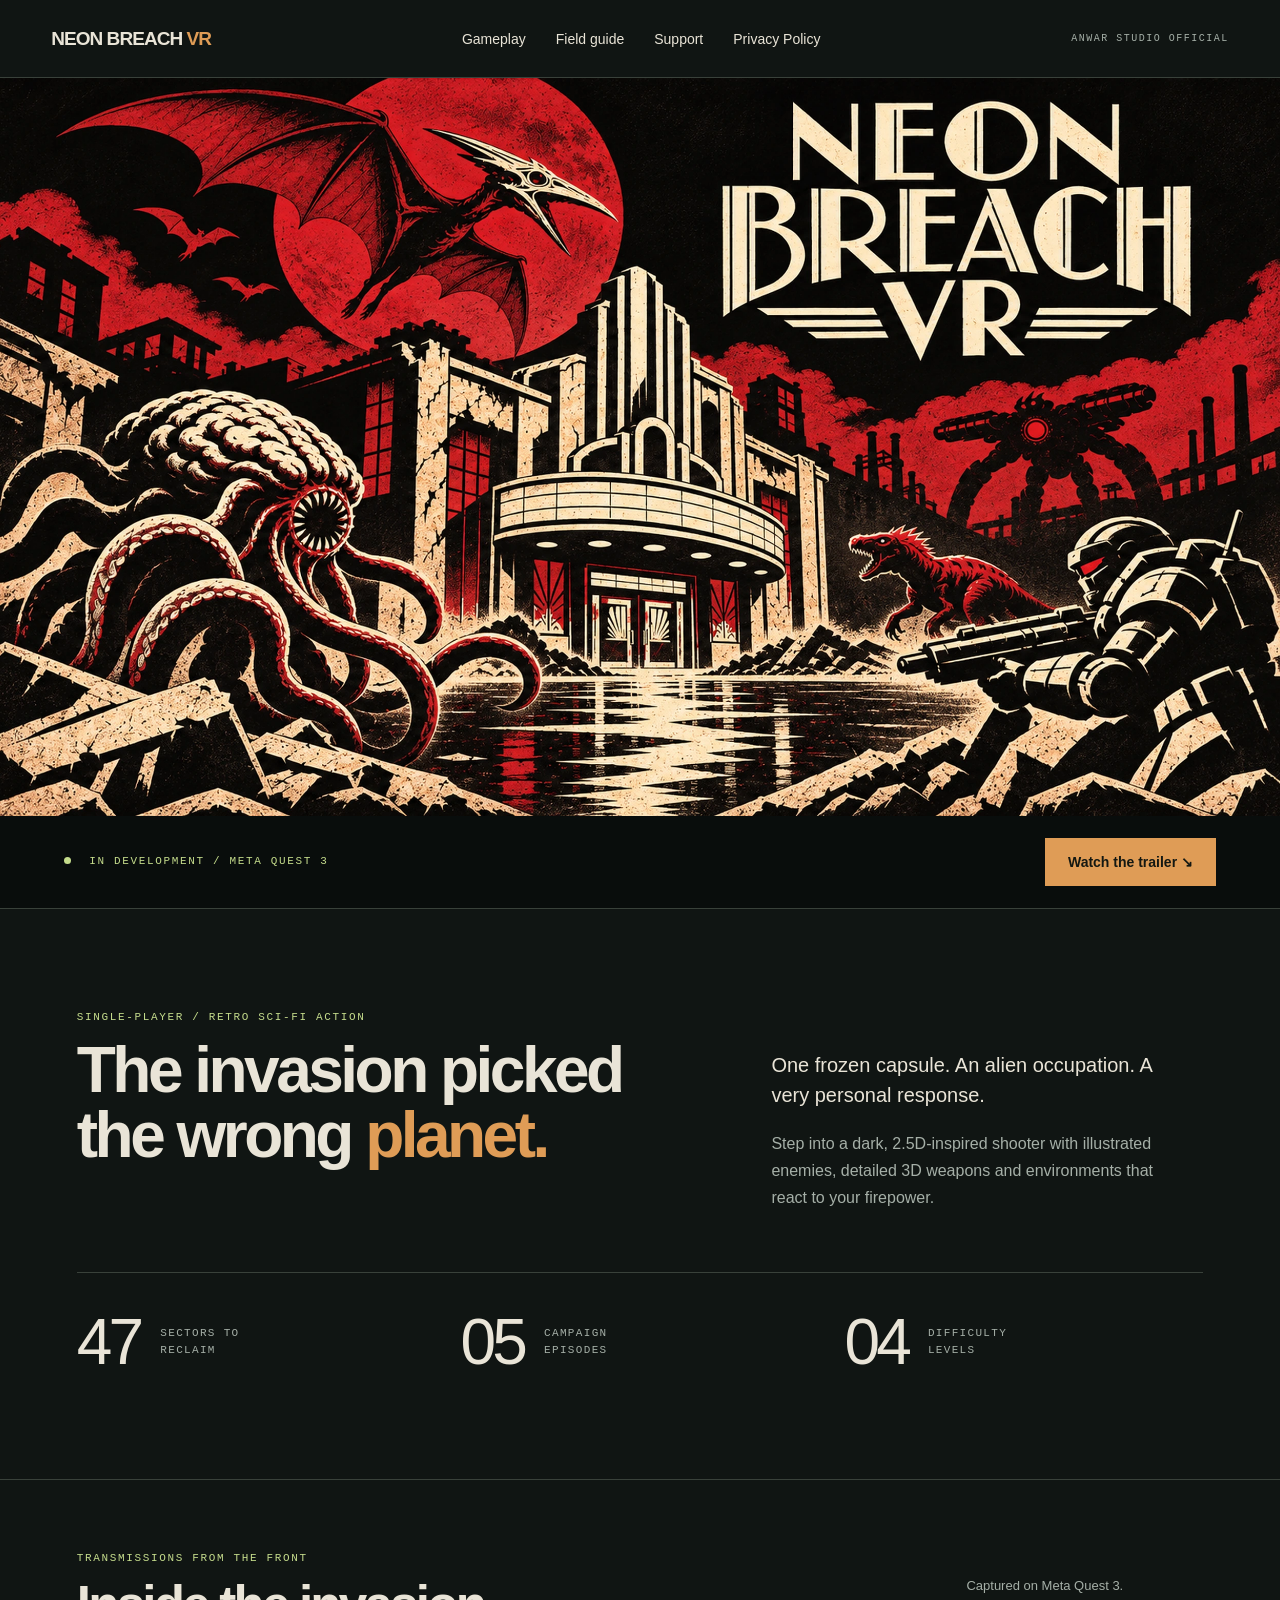
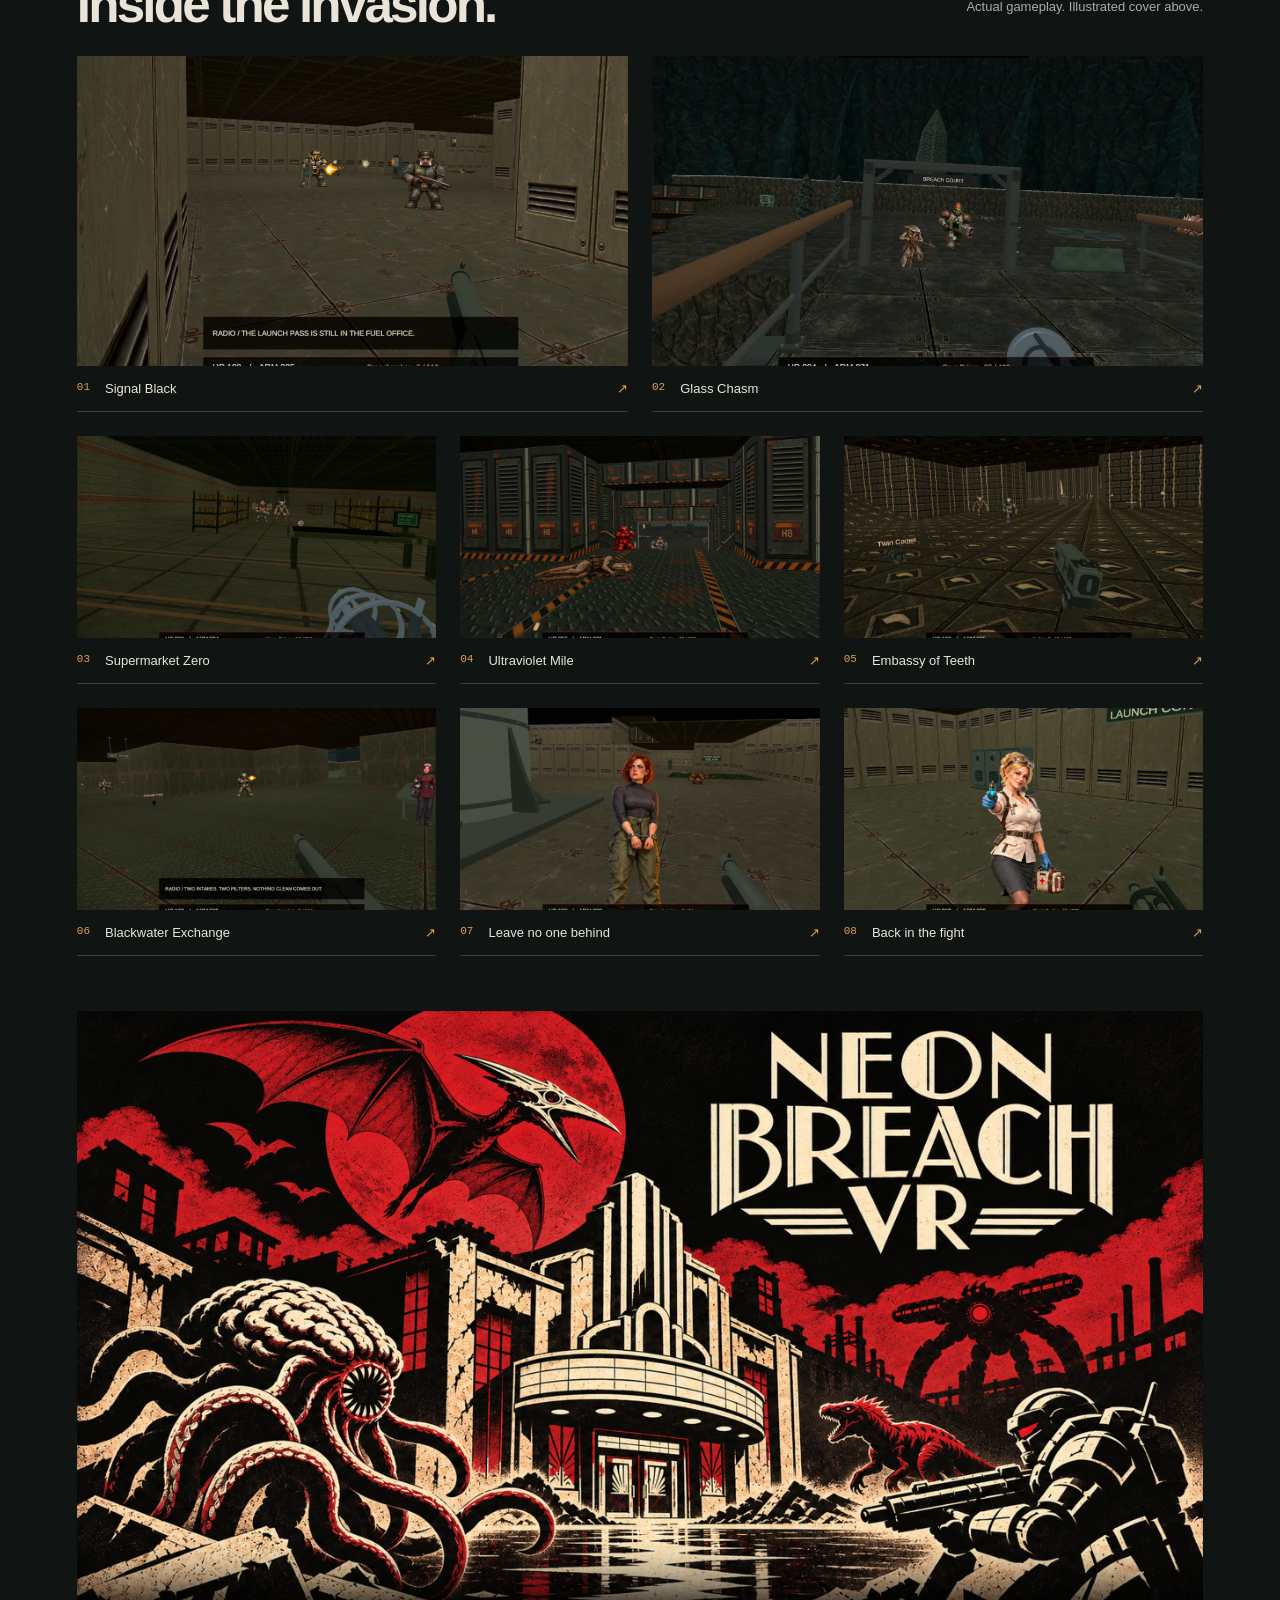
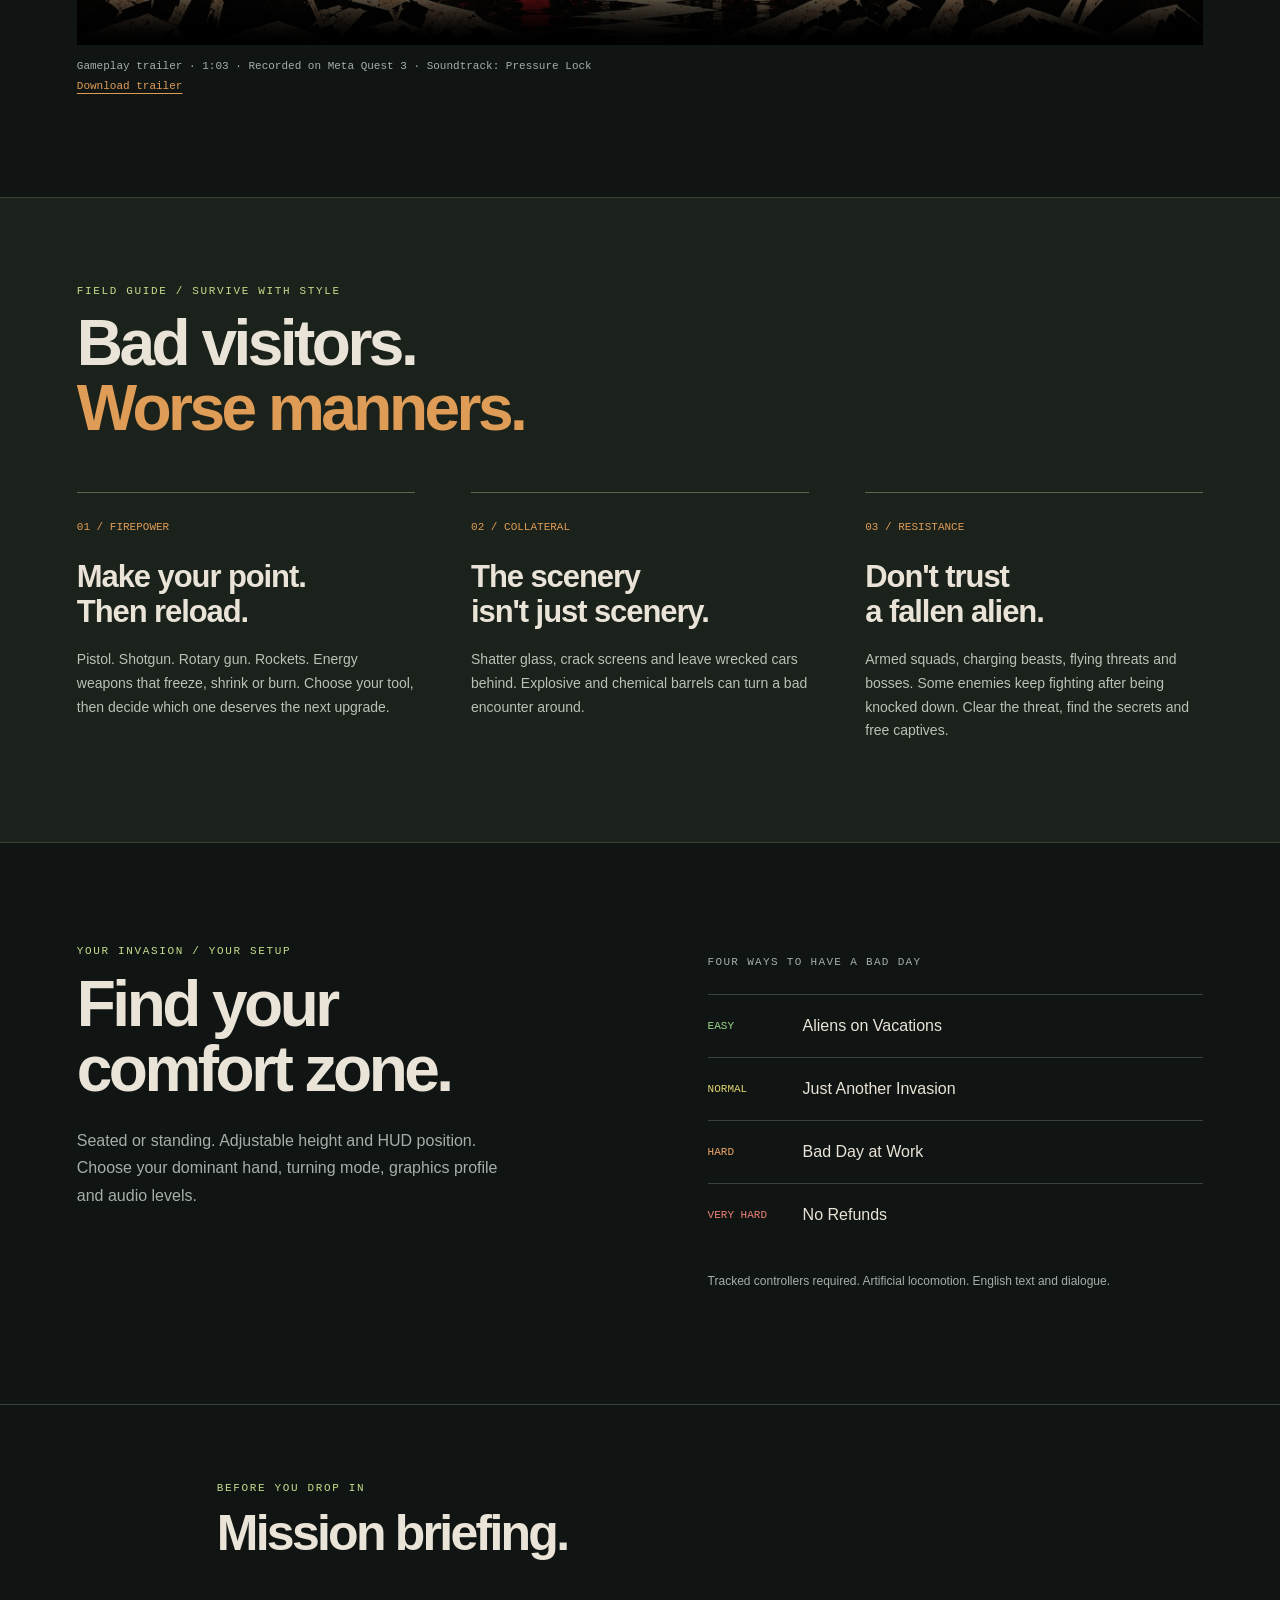
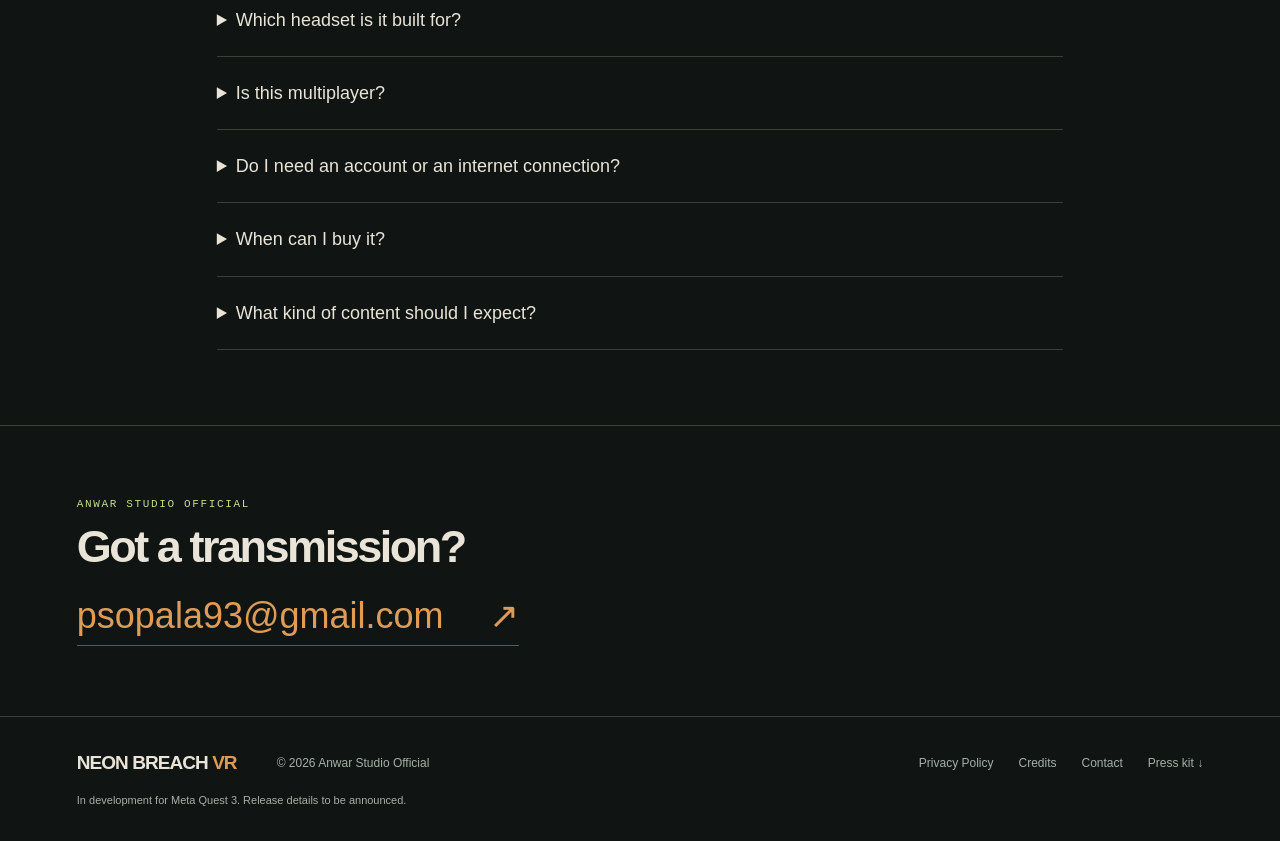
<file: index.html>
<!DOCTYPE html>

<html lang="en"><head><meta charset="utf-8"/><meta content="width=device-width,initial-scale=1" name="viewport"/><meta content="#101513" name="theme-color"/><title>Neon Breach VR — Anwar Studio Official</title><meta content="A dark retro shooter built for VR. Take back 47 alien-held sectors with 3D weapons, destructive firepower and a seriously bad attitude." name="description"/><link href="assets/midnight-noir-icon.webp" rel="icon"/><link href="styles.css" rel="stylesheet"/><meta content="Neon Breach VR" property="og:title"/><meta content="The invasion picked the wrong planet." property="og:description"/><meta content="https://f1tt0n.github.io/neon-breach-vr/assets/midnight-noir-landscape.webp" property="og:image"/><link href="https://f1tt0n.github.io/neon-breach-vr/index.html" rel="canonical"/></head><body><a class="skip" href="#main">Skip to content</a><header><a aria-label="Neon Breach VR home" class="brand" href="index.html">NEON BREACH <em>VR</em></a><nav aria-label="Main navigation"><a href="index.html#gameplay">Gameplay</a><a href="index.html#field-guide">Field guide</a><a href="support.html">Support</a><a href="privacy.html">Privacy Policy</a></nav><span class="studio">ANWAR STUDIO OFFICIAL</span></header><main id="main"><section aria-label="Neon Breach VR cover illustration" class="hero"><h1 class="sr-only">Neon Breach VR</h1><picture><source media="(max-width:650px)" srcset="assets/midnight-noir-portrait.webp"/><img alt="Neon Breach VR — Midnight Noir: alien creatures surround an art-deco cinema beneath a red moon" fetchpriority="high" height="1440" src="assets/midnight-noir-landscape.webp" width="2560"/></picture><div class="hero-bottom"><span class="eyebrow"><span class="dot"></span> IN DEVELOPMENT / META QUEST 3</span><a class="button" href="#trailer">Watch the trailer ↘</a></div></section>
<section class="intro wrap"><p class="eyebrow">SINGLE-PLAYER / RETRO SCI-FI ACTION</p><h2>The invasion picked<br/>the wrong <em>planet.</em></h2><div class="intro-aside"><p>One frozen capsule. An alien occupation. A very personal response.</p><p>Step into a dark, 2.5D-inspired shooter with illustrated enemies, detailed 3D weapons and environments that react to your firepower.</p></div><div class="numbers"><div><strong>47</strong><span>SECTORS TO RECLAIM</span></div><div><strong>05</strong><span>CAMPAIGN EPISODES</span></div><div><strong>04</strong><span>DIFFICULTY LEVELS</span></div></div></section>
<section class="wrap gameplay" id="gameplay"><div class="section-heading"><div><p class="eyebrow">TRANSMISSIONS FROM THE FRONT</p><h2>Inside the invasion.</h2></div><p>Captured on Meta Quest 3.<br/>Actual gameplay. Illustrated cover above.</p></div><div class="gallery"><button aria-label="Open screenshot: Signal Black" class="shot" data-shot="0" data-title="Signal Black"><img alt="Two armed aliens attack in the launch facility as the player aims a pistol." height="1080" loading="lazy" src="assets/quest-signal-black-20261114.webp" width="1920"/><span><b>01</b>Signal Black<i aria-hidden="true">↗</i></span></button><button aria-label="Open screenshot: Glass Chasm" class="shot" data-shot="1" data-title="Glass Chasm"><img alt="Ground troops and flying alien creatures attack across a bridge." height="1080" loading="lazy" src="assets/quest-glass-chasm-20261114.webp" width="1920"/><span><b>02</b>Glass Chasm<i aria-hidden="true">↗</i></span></button><button aria-label="Open screenshot: Supermarket Zero" class="shot" data-shot="2" data-title="Supermarket Zero"><img alt="Aliens advance between supermarket shelves while the player holds an energy weapon." height="1080" loading="lazy" src="assets/quest-supermarket-zero-20261114.webp" width="1920"/><span><b>03</b>Supermarket Zero<i aria-hidden="true">↗</i></span></button><button aria-label="Open screenshot: Ultraviolet Mile" class="shot" data-shot="3" data-title="Ultraviolet Mile"><img alt="Aliens defend the industrial passage below the arcade." height="1080" loading="lazy" src="assets/quest-ultraviolet-mile-20261114.webp" width="1920"/><span><b>04</b>Ultraviolet Mile<i aria-hidden="true">↗</i></span></button><button aria-label="Open screenshot: Embassy of Teeth" class="shot" data-shot="4" data-title="Embassy of Teeth"><img alt="Two different alien soldiers defend an ornate alien hall." height="1080" loading="lazy" src="assets/quest-embassy-of-teeth-20261114.webp" width="1920"/><span><b>05</b>Embassy of Teeth<i aria-hidden="true">↗</i></span></button><button aria-label="Open screenshot: Blackwater Exchange" class="shot" data-shot="5" data-title="Blackwater Exchange"><img alt="An armed alien fires at the player inside the water-treatment complex." height="1080" loading="lazy" src="assets/quest-blackwater-exchange-20261114.webp" width="1920"/><span><b>06</b>Blackwater Exchange<i aria-hidden="true">↗</i></span></button><button aria-label="Open screenshot: Leave no one behind" class="shot" data-shot="6" data-title="Leave no one behind"><img alt="A captive awaits rescue beside the missile in Signal Black." height="1080" loading="lazy" src="assets/quest-captive-rescue-20261114.webp" width="1920"/><span><b>07</b>Leave no one behind<i aria-hidden="true">↗</i></span></button><button aria-label="Open screenshot: Back in the fight" class="shot" data-shot="7" data-title="Back in the fight"><img alt="The blonde field medic offers a healing injection inside the launch facility." height="1080" loading="lazy" src="assets/quest-field-medic-20261114.webp" width="1920"/><span><b>08</b>Back in the fight<i aria-hidden="true">↗</i></span></button></div><div class="trailer"><video aria-label="Neon Breach VR gameplay trailer" controls="" id="trailer" playsinline="" poster="assets/midnight-noir-landscape.webp" preload="none"><source src="assets/neon-breach-vr-trailer-v10.mp4" type="video/mp4"/>Your browser does not support video.</video><p>Gameplay trailer · 1:03 · Recorded on Meta Quest 3 · Soundtrack: Pressure Lock<br/><a download="NeonBreachVR-Trailer.mp4" href="assets/neon-breach-vr-trailer-v10.mp4">Download trailer</a></p></div></section>
<section class="field" id="field-guide"><div class="wrap"><p class="eyebrow">FIELD GUIDE / SURVIVE WITH STYLE</p><h2>Bad visitors.<br/><em>Worse manners.</em></h2><div class="features"><article><span>01 / FIREPOWER</span><h3>Make your point.<br/>Then reload.</h3><p>Pistol. Shotgun. Rotary gun. Rockets. Energy weapons that freeze, shrink or burn. Choose your tool, then decide which one deserves the next upgrade.</p></article><article><span>02 / COLLATERAL</span><h3>The scenery<br/>isn't just scenery.</h3><p>Shatter glass, crack screens and leave wrecked cars behind. Explosive and chemical barrels can turn a bad encounter around.</p></article><article><span>03 / RESISTANCE</span><h3>Don't trust<br/>a fallen alien.</h3><p>Armed squads, charging beasts, flying threats and bosses. Some enemies keep fighting after being knocked down. Clear the threat, find the secrets and free captives.</p></article></div></div></section>
<section class="wrap setup"><div><p class="eyebrow">YOUR INVASION / YOUR SETUP</p><h2>Find your<br/>comfort zone.</h2><p>Seated or standing. Adjustable height and HUD position. Choose your dominant hand, turning mode, graphics profile and audio levels.</p></div><div class="difficulty"><span>FOUR WAYS TO HAVE A BAD DAY</span><ol><li><b class="easy">EASY</b>Aliens on Vacations</li><li><b class="normal">NORMAL</b>Just Another Invasion</li><li><b class="hard">HARD</b>Bad Day at Work</li><li><b class="veryhard">VERY HARD</b>No Refunds</li></ol><p>Tracked controllers required. Artificial locomotion. English text and dialogue.</p></div></section>
<section class="wrap faq"><p class="eyebrow">BEFORE YOU DROP IN</p><h2>Mission briefing.</h2><details><summary>Which headset is it built for?</summary><p>Neon Breach VR is designed and tested on Meta Quest 3. Support for other headsets has not been announced.</p></details><details><summary>Is this multiplayer?</summary><p>No. This is a single-player campaign with local saves and completion records.</p></details><details><summary>Do I need an account or an internet connection?</summary><p>The current game's core campaign works offline and has no developer account system. The headset platform and store have their own services and requirements.</p></details><details><summary>When can I buy it?</summary><p>A release date, price and store link have not been announced. Follow this page for confirmed release details.</p></details><details><summary>What kind of content should I expect?</summary><p>Stylized violence, blood, dismemberment, mild language and suggestive adult character designs. The store's final age rating will be provided through its rating process.</p></details></section>
<section class="contact wrap"><p class="eyebrow">ANWAR STUDIO OFFICIAL</p><h2>Got a transmission?</h2><a href="mailto:psopala93@gmail.com">psopala93@gmail.com <span>↗</span></a></section></main><footer><a class="brand" href="index.html">NEON BREACH <em>VR</em></a><p>© 2026 Anwar Studio Official</p><div><a href="privacy.html">Privacy Policy</a><a href="credits.html">Credits</a><a href="support.html">Contact</a><a download="" href="press-kit.zip">Press kit ↓</a></div><small>In development for Meta Quest 3. Release details to be announced.</small></footer><dialog aria-label="Gameplay screenshot viewer" id="viewer"><button aria-label="Close screenshot" class="close">×</button><img alt=""/><div><button aria-label="Previous screenshot" id="previous">←</button><p></p><button aria-label="Next screenshot" id="next">→</button></div></dialog><script src="app.js"></script></body></html>
</file>
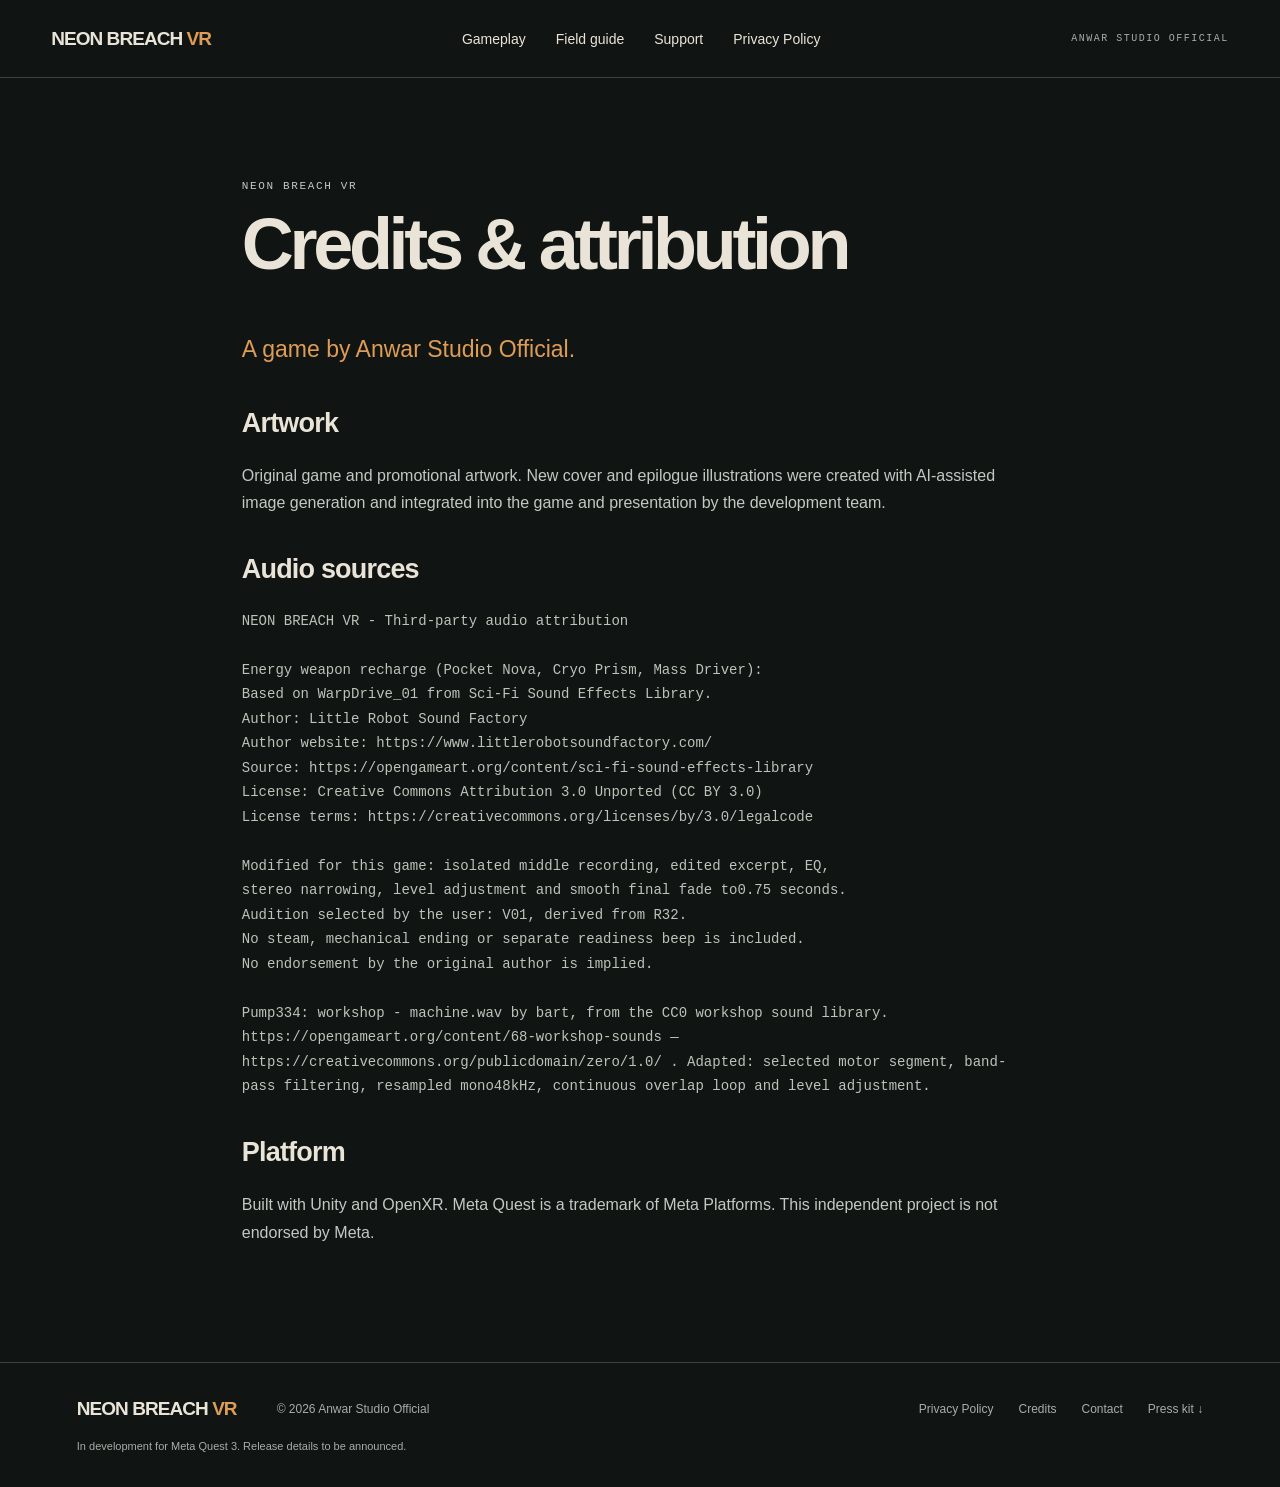
<file: credits.html>
<!DOCTYPE html>

<html lang="en"><head><meta charset="utf-8"/><meta content="width=device-width,initial-scale=1" name="viewport"/><meta content="#101513" name="theme-color"/><title>Credits — Neon Breach VR</title><meta content="A dark retro shooter built for VR. Take back 47 alien-held sectors with 3D weapons, destructive firepower and a seriously bad attitude." name="description"/><link href="assets/midnight-noir-icon.webp" rel="icon"/><link href="styles.css" rel="stylesheet"/><meta content="Neon Breach VR" property="og:title"/><meta content="The invasion picked the wrong planet." property="og:description"/><meta content="https://f1tt0n.github.io/neon-breach-vr/assets/midnight-noir-landscape.webp" property="og:image"/><link href="https://f1tt0n.github.io/neon-breach-vr/credits.html" rel="canonical"/></head><body><a class="skip" href="#main">Skip to content</a><header><a aria-label="Neon Breach VR home" class="brand" href="index.html">NEON BREACH <em>VR</em></a><nav aria-label="Main navigation"><a href="index.html#gameplay">Gameplay</a><a href="index.html#field-guide">Field guide</a><a href="support.html">Support</a><a href="privacy.html">Privacy Policy</a></nav><span class="studio">ANWAR STUDIO OFFICIAL</span></header><main class="legal wrap" id="main"><p class="eyebrow">NEON BREACH VR</p><h1>Credits &amp; attribution</h1><p class="lead">A game by Anwar Studio Official.</p><h2>Artwork</h2><p>Original game and promotional artwork. New cover and epilogue illustrations were created with AI-assisted image generation and integrated into the game and presentation by the development team.</p><h2>Audio sources</h2><pre>NEON BREACH VR - Third-party audio attribution

Energy weapon recharge (Pocket Nova, Cryo Prism, Mass Driver):
Based on WarpDrive_01 from Sci-Fi Sound Effects Library.
Author: Little Robot Sound Factory
Author website: https://www.littlerobotsoundfactory.com/
Source: https://opengameart.org/content/sci-fi-sound-effects-library
License: Creative Commons Attribution 3.0 Unported (CC BY 3.0)
License terms: https://creativecommons.org/licenses/by/3.0/legalcode

Modified for this game: isolated middle recording, edited excerpt, EQ,
stereo narrowing, level adjustment and smooth final fade to0.75 seconds.
Audition selected by the user: V01, derived from R32.
No steam, mechanical ending or separate readiness beep is included.
No endorsement by the original author is implied.

Pump334: workshop - machine.wav by bart, from the CC0 workshop sound library. https://opengameart.org/content/68-workshop-sounds — https://creativecommons.org/publicdomain/zero/1.0/ . Adapted: selected motor segment, band-pass filtering, resampled mono48kHz, continuous overlap loop and level adjustment.
</pre><h2>Platform</h2><p>Built with Unity and OpenXR. Meta Quest is a trademark of Meta Platforms. This independent project is not endorsed by Meta.</p></main><footer><a class="brand" href="index.html">NEON BREACH <em>VR</em></a><p>© 2026 Anwar Studio Official</p><div><a href="privacy.html">Privacy Policy</a><a href="credits.html">Credits</a><a href="support.html">Contact</a><a download="" href="press-kit.zip">Press kit ↓</a></div><small>In development for Meta Quest 3. Release details to be announced.</small></footer></body></html>
</file>
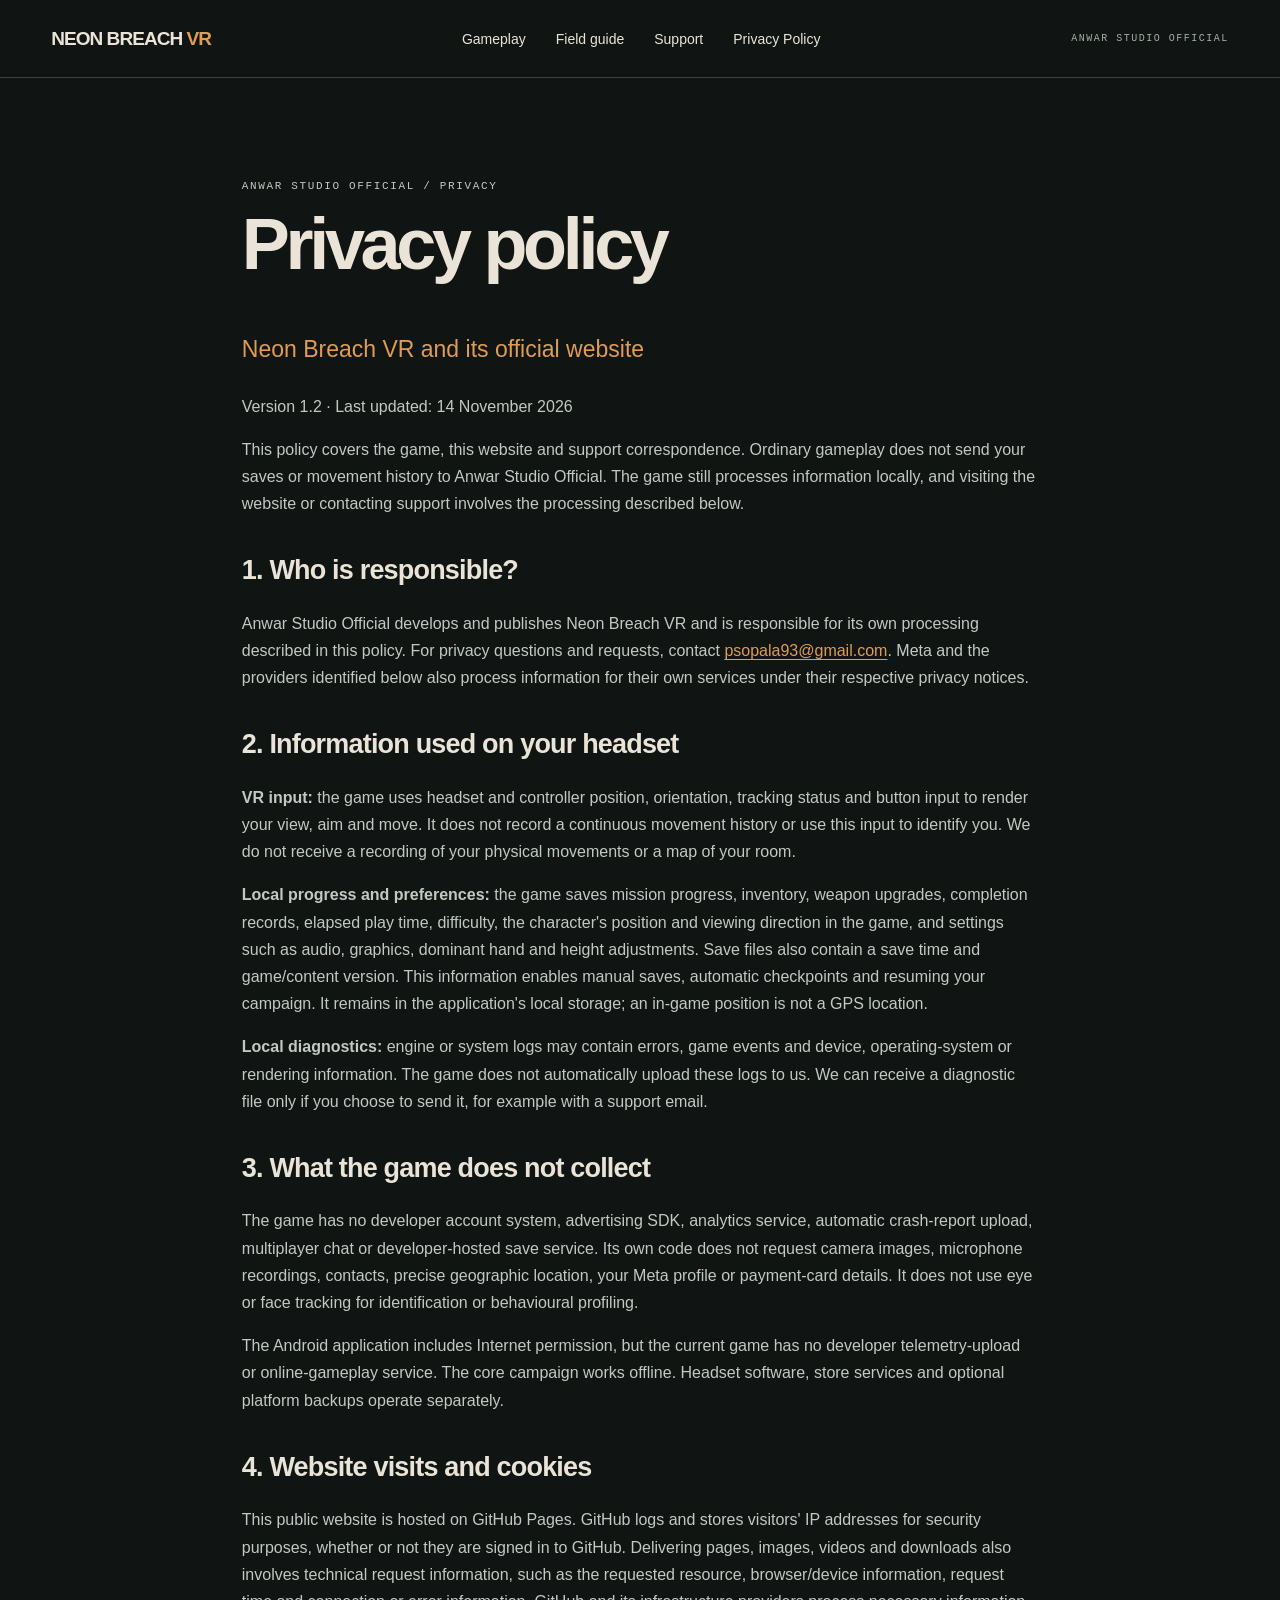
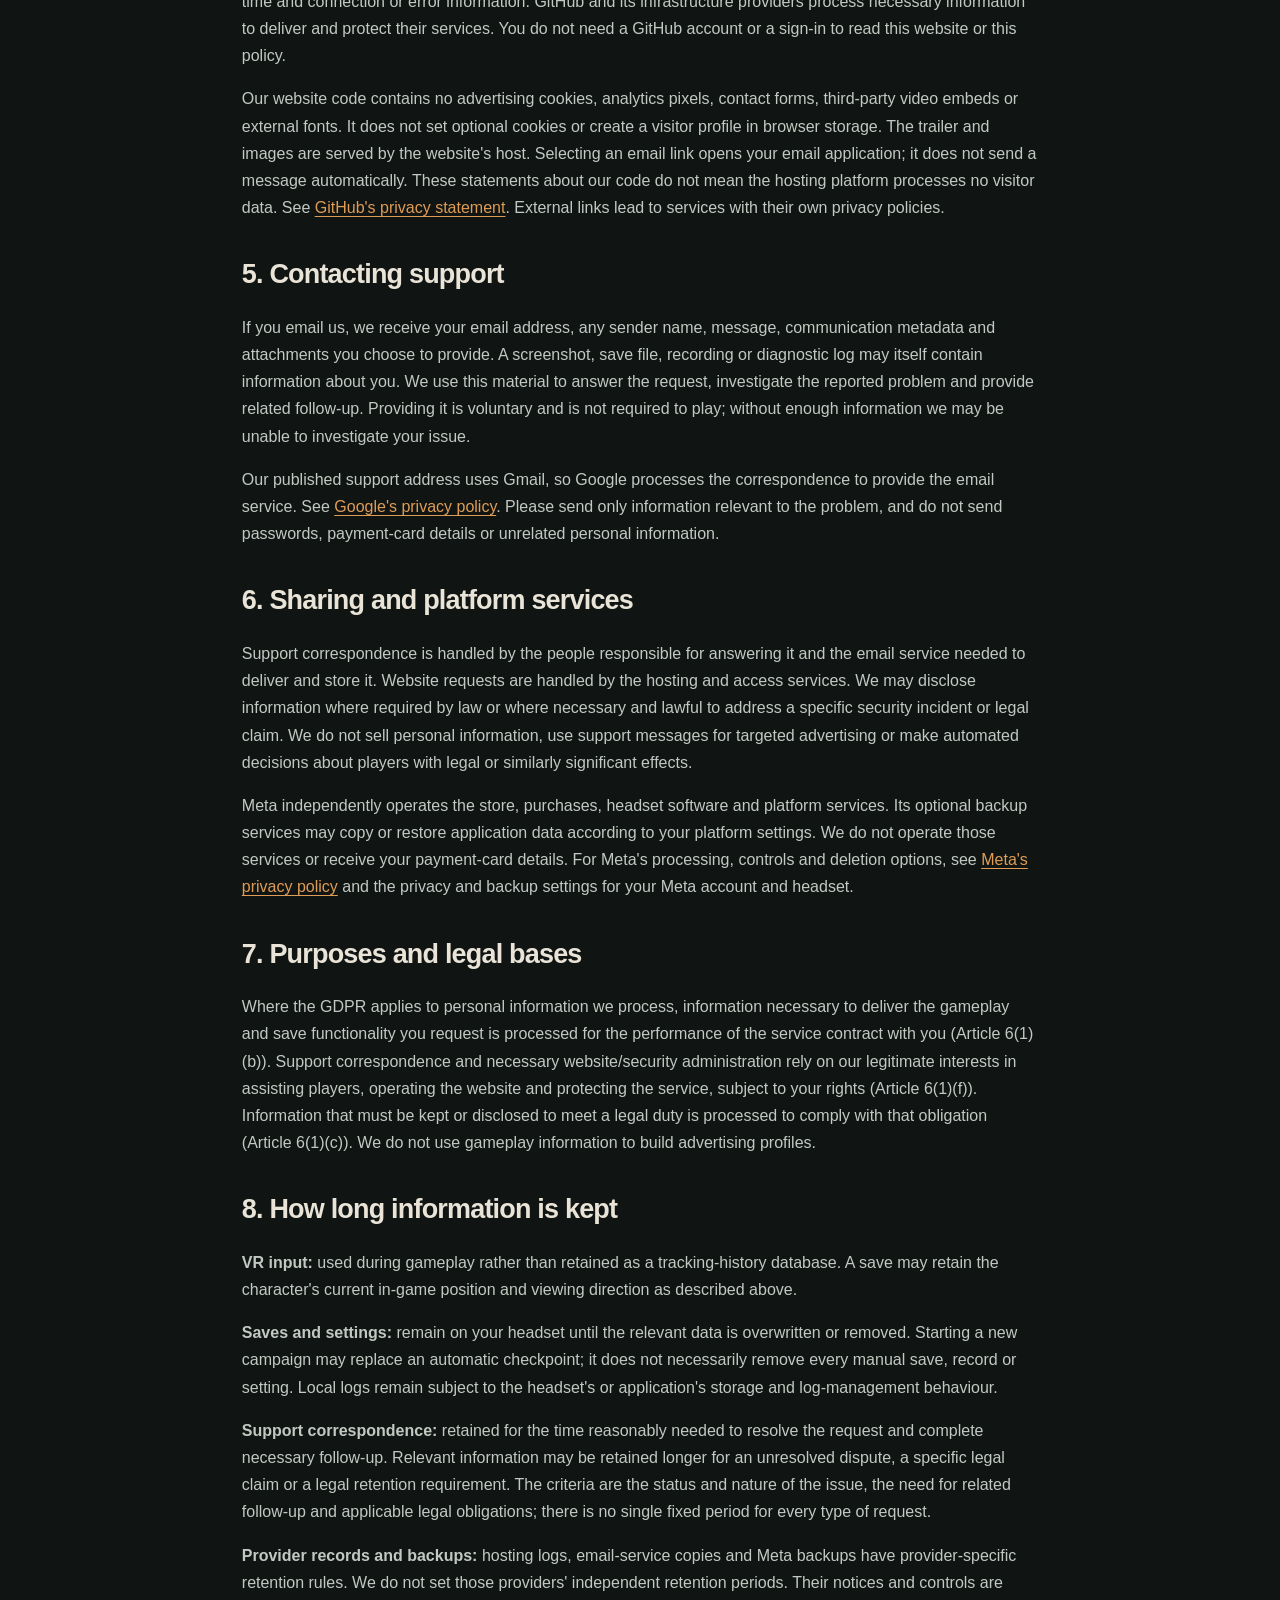
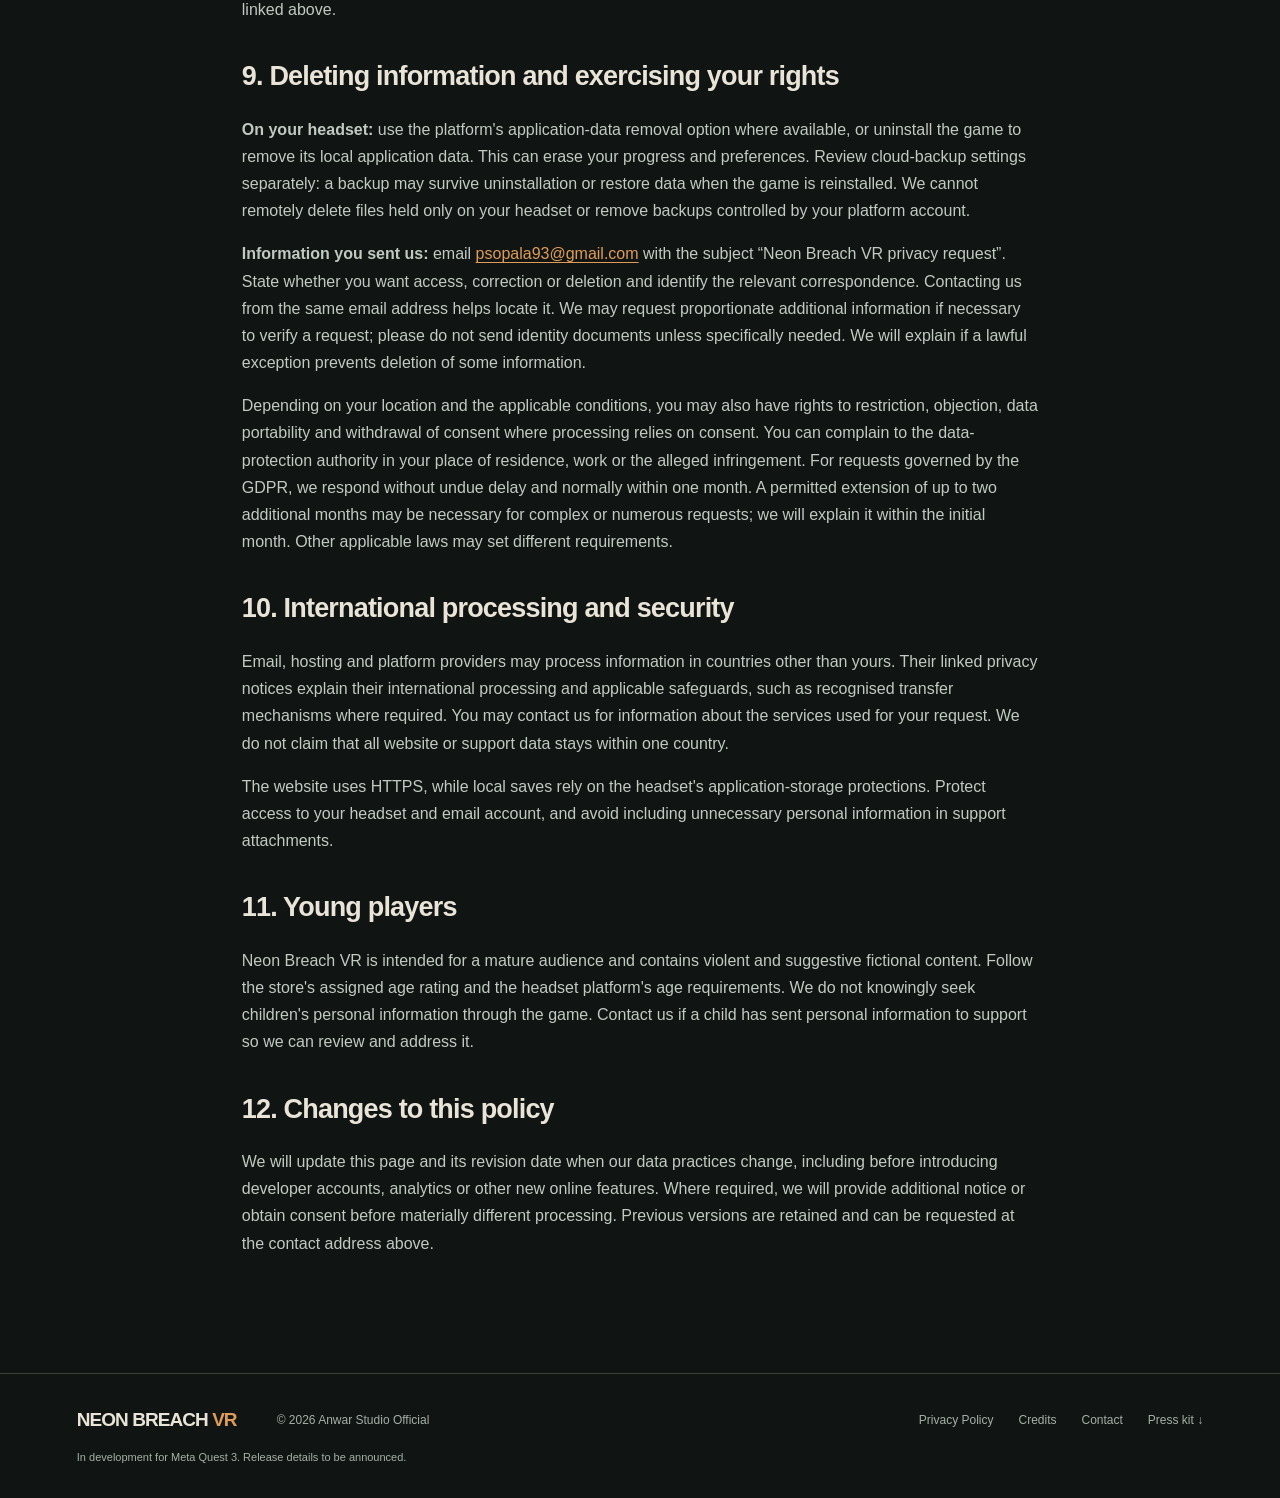
<file: privacy.html>
<!DOCTYPE html>

<html lang="en"><head><meta charset="utf-8"/><meta content="width=device-width,initial-scale=1" name="viewport"/><meta content="#101513" name="theme-color"/><title>Privacy Policy — Neon Breach VR</title><meta content="How Neon Breach VR, its website and support process information, store local saves and handle privacy and deletion requests." name="description"/><link href="assets/midnight-noir-icon.webp" rel="icon"/><link href="styles.css" rel="stylesheet"/><meta content="Neon Breach VR" property="og:title"/><meta content="The invasion picked the wrong planet." property="og:description"/><meta content="https://f1tt0n.github.io/neon-breach-vr/assets/midnight-noir-landscape.webp" property="og:image"/><link href="https://f1tt0n.github.io/neon-breach-vr/privacy.html" rel="canonical"/></head><body><a class="skip" href="#main">Skip to content</a><header><a aria-label="Neon Breach VR home" class="brand" href="index.html">NEON BREACH <em>VR</em></a><nav aria-label="Main navigation"><a href="index.html#gameplay">Gameplay</a><a href="index.html#field-guide">Field guide</a><a href="support.html">Support</a><a href="privacy.html">Privacy Policy</a></nav><span class="studio">ANWAR STUDIO OFFICIAL</span></header><main class="legal wrap" id="main"><p class="eyebrow">ANWAR STUDIO OFFICIAL / PRIVACY</p>
<h1>Privacy policy</h1>
<p class="lead">Neon Breach VR and its official website</p>
<p>Version 1.2 · Last updated: 14 November 2026</p>
<p>This policy covers the game, this website and support correspondence. Ordinary gameplay does not send your saves or movement history to Anwar Studio Official. The game still processes information locally, and visiting the website or contacting support involves the processing described below.</p>
<h2>1. Who is responsible?</h2>
<p>Anwar Studio Official develops and publishes Neon Breach VR and is responsible for its own processing described in this policy. For privacy questions and requests, contact <a href="mailto:psopala93@gmail.com">psopala93@gmail.com</a>. Meta and the providers identified below also process information for their own services under their respective privacy notices.</p>
<h2>2. Information used on your headset</h2>
<p><strong>VR input:</strong> the game uses headset and controller position, orientation, tracking status and button input to render your view, aim and move. It does not record a continuous movement history or use this input to identify you. We do not receive a recording of your physical movements or a map of your room.</p>
<p><strong>Local progress and preferences:</strong> the game saves mission progress, inventory, weapon upgrades, completion records, elapsed play time, difficulty, the character's position and viewing direction in the game, and settings such as audio, graphics, dominant hand and height adjustments. Save files also contain a save time and game/content version. This information enables manual saves, automatic checkpoints and resuming your campaign. It remains in the application's local storage; an in-game position is not a GPS location.</p>
<p><strong>Local diagnostics:</strong> engine or system logs may contain errors, game events and device, operating-system or rendering information. The game does not automatically upload these logs to us. We can receive a diagnostic file only if you choose to send it, for example with a support email.</p>
<h2>3. What the game does not collect</h2>
<p>The game has no developer account system, advertising SDK, analytics service, automatic crash-report upload, multiplayer chat or developer-hosted save service. Its own code does not request camera images, microphone recordings, contacts, precise geographic location, your Meta profile or payment-card details. It does not use eye or face tracking for identification or behavioural profiling.</p>
<p>The Android application includes Internet permission, but the current game has no developer telemetry-upload or online-gameplay service. The core campaign works offline. Headset software, store services and optional platform backups operate separately.</p>
<h2>4. Website visits and cookies</h2>
<p>This public website is hosted on GitHub Pages. GitHub logs and stores visitors' IP addresses for security purposes, whether or not they are signed in to GitHub. Delivering pages, images, videos and downloads also involves technical request information, such as the requested resource, browser/device information, request time and connection or error information. GitHub and its infrastructure providers process necessary information to deliver and protect their services. You do not need a GitHub account or a sign-in to read this website or this policy.</p>
<p>Our website code contains no advertising cookies, analytics pixels, contact forms, third-party video embeds or external fonts. It does not set optional cookies or create a visitor profile in browser storage. The trailer and images are served by the website's host. Selecting an email link opens your email application; it does not send a message automatically. These statements about our code do not mean the hosting platform processes no visitor data. See <a href="https://docs.github.com/en/site-policy/privacy-policies/github-general-privacy-statement">GitHub's privacy statement</a>. External links lead to services with their own privacy policies.</p>
<h2>5. Contacting support</h2>
<p>If you email us, we receive your email address, any sender name, message, communication metadata and attachments you choose to provide. A screenshot, save file, recording or diagnostic log may itself contain information about you. We use this material to answer the request, investigate the reported problem and provide related follow-up. Providing it is voluntary and is not required to play; without enough information we may be unable to investigate your issue.</p>
<p>Our published support address uses Gmail, so Google processes the correspondence to provide the email service. See <a href="https://policies.google.com/privacy">Google's privacy policy</a>. Please send only information relevant to the problem, and do not send passwords, payment-card details or unrelated personal information.</p>
<h2>6. Sharing and platform services</h2>
<p>Support correspondence is handled by the people responsible for answering it and the email service needed to deliver and store it. Website requests are handled by the hosting and access services. We may disclose information where required by law or where necessary and lawful to address a specific security incident or legal claim. We do not sell personal information, use support messages for targeted advertising or make automated decisions about players with legal or similarly significant effects.</p>
<p>Meta independently operates the store, purchases, headset software and platform services. Its optional backup services may copy or restore application data according to your platform settings. We do not operate those services or receive your payment-card details. For Meta's processing, controls and deletion options, see <a href="https://www.meta.com/legal/privacy-policy/">Meta's privacy policy</a> and the privacy and backup settings for your Meta account and headset.</p>
<h2>7. Purposes and legal bases</h2>
<p>Where the GDPR applies to personal information we process, information necessary to deliver the gameplay and save functionality you request is processed for the performance of the service contract with you (Article 6(1)(b)). Support correspondence and necessary website/security administration rely on our legitimate interests in assisting players, operating the website and protecting the service, subject to your rights (Article 6(1)(f)). Information that must be kept or disclosed to meet a legal duty is processed to comply with that obligation (Article 6(1)(c)). We do not use gameplay information to build advertising profiles.</p>
<h2>8. How long information is kept</h2>
<p><strong>VR input:</strong> used during gameplay rather than retained as a tracking-history database. A save may retain the character's current in-game position and viewing direction as described above.</p>
<p><strong>Saves and settings:</strong> remain on your headset until the relevant data is overwritten or removed. Starting a new campaign may replace an automatic checkpoint; it does not necessarily remove every manual save, record or setting. Local logs remain subject to the headset's or application's storage and log-management behaviour.</p>
<p><strong>Support correspondence:</strong> retained for the time reasonably needed to resolve the request and complete necessary follow-up. Relevant information may be retained longer for an unresolved dispute, a specific legal claim or a legal retention requirement. The criteria are the status and nature of the issue, the need for related follow-up and applicable legal obligations; there is no single fixed period for every type of request.</p>
<p><strong>Provider records and backups: </strong>hosting logs, email-service copies and Meta backups have provider-specific retention rules. We do not set those providers' independent retention periods. Their notices and controls are linked above.</p>
<h2>9. Deleting information and exercising your rights</h2>
<p><strong>On your headset:</strong> use the platform's application-data removal option where available, or uninstall the game to remove its local application data. This can erase your progress and preferences. Review cloud-backup settings separately: a backup may survive uninstallation or restore data when the game is reinstalled. We cannot remotely delete files held only on your headset or remove backups controlled by your platform account.</p>
<p><strong>Information you sent us:</strong> email <a href="mailto:psopala93@gmail.com?subject=Neon%20Breach%20VR%20privacy%20request">psopala93@gmail.com</a> with the subject “Neon Breach VR privacy request”. State whether you want access, correction or deletion and identify the relevant correspondence. Contacting us from the same email address helps locate it. We may request proportionate additional information if necessary to verify a request; please do not send identity documents unless specifically needed. We will explain if a lawful exception prevents deletion of some information.</p>
<p>Depending on your location and the applicable conditions, you may also have rights to restriction, objection, data portability and withdrawal of consent where processing relies on consent. You can complain to the data-protection authority in your place of residence, work or the alleged infringement. For requests governed by the GDPR, we respond without undue delay and normally within one month. A permitted extension of up to two additional months may be necessary for complex or numerous requests; we will explain it within the initial month. Other applicable laws may set different requirements.</p>
<h2>10. International processing and security</h2>
<p>Email, hosting and platform providers may process information in countries other than yours. Their linked privacy notices explain their international processing and applicable safeguards, such as recognised transfer mechanisms where required. You may contact us for information about the services used for your request. We do not claim that all website or support data stays within one country.</p>
<p>The website uses HTTPS, while local saves rely on the headset's application-storage protections. Protect access to your headset and email account, and avoid including unnecessary personal information in support attachments.</p>
<h2>11. Young players</h2>
<p>Neon Breach VR is intended for a mature audience and contains violent and suggestive fictional content. Follow the store's assigned age rating and the headset platform's age requirements. We do not knowingly seek children's personal information through the game. Contact us if a child has sent personal information to support so we can review and address it.</p>
<h2>12. Changes to this policy</h2>
<p>We will update this page and its revision date when our data practices change, including before introducing developer accounts, analytics or other new online features. Where required, we will provide additional notice or obtain consent before materially different processing. Previous versions are retained and can be requested at the contact address above.</p>
</main><footer><a class="brand" href="index.html">NEON BREACH <em>VR</em></a><p>© 2026 Anwar Studio Official</p><div><a href="privacy.html">Privacy Policy</a><a href="credits.html">Credits</a><a href="support.html">Contact</a><a download="" href="press-kit.zip">Press kit ↓</a></div><small>In development for Meta Quest 3. Release details to be announced.</small></footer></body></html>
</file>
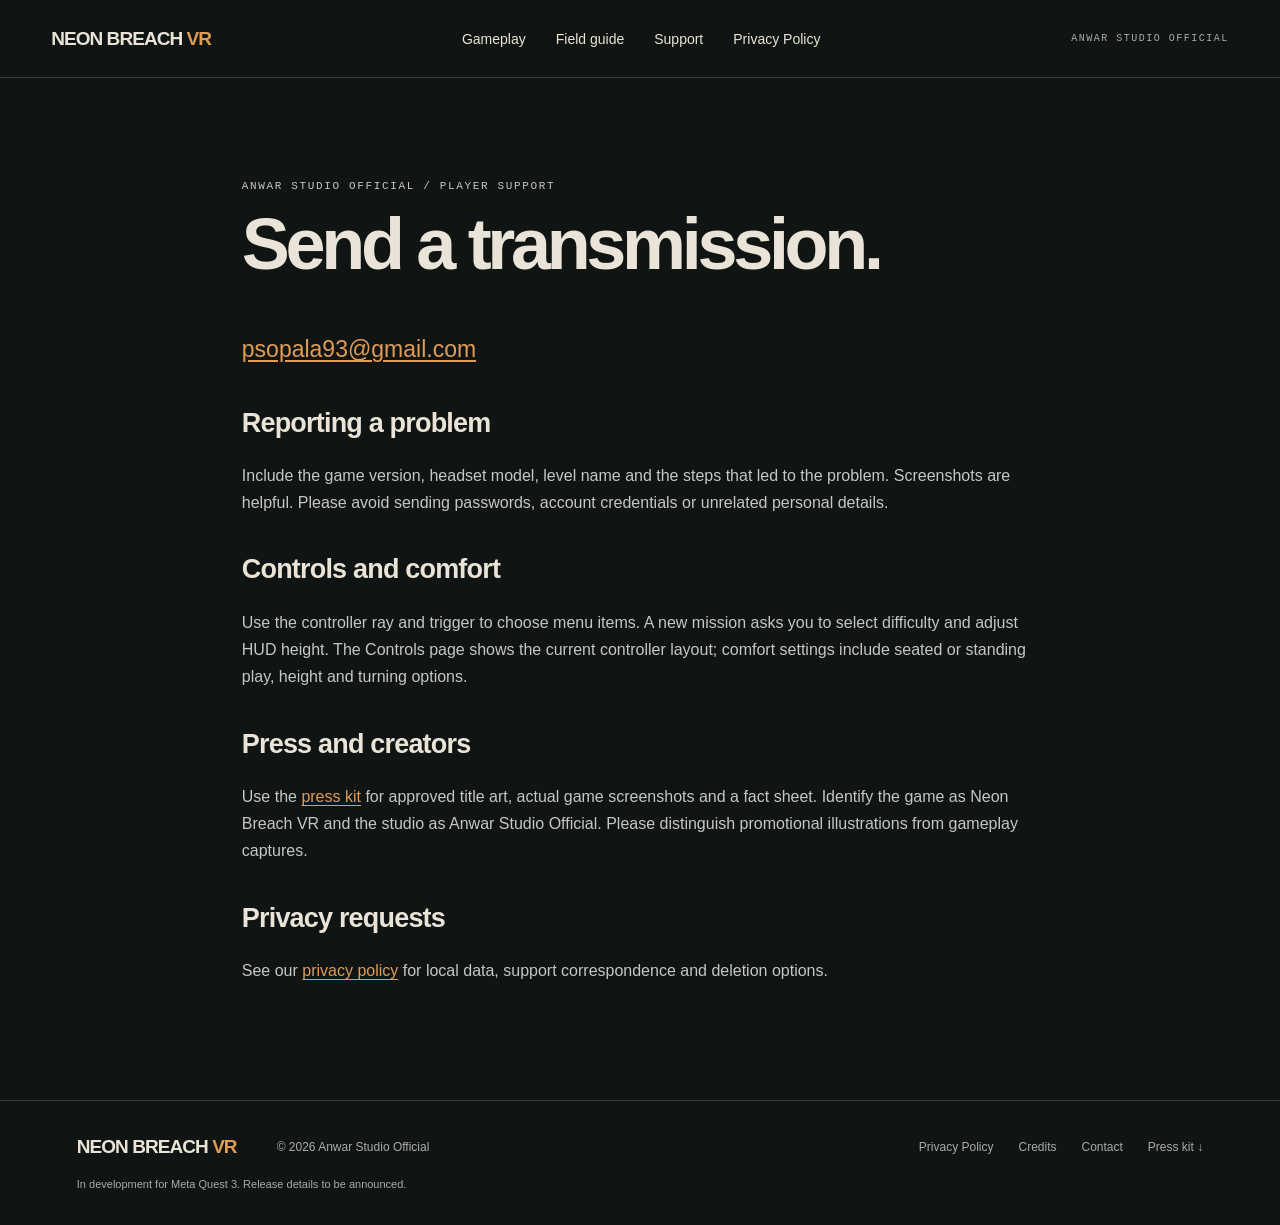
<file: support.html>
<!DOCTYPE html>

<html lang="en"><head><meta charset="utf-8"/><meta content="width=device-width,initial-scale=1" name="viewport"/><meta content="#101513" name="theme-color"/><title>Support — Neon Breach VR</title><meta content="A dark retro shooter built for VR. Take back 47 alien-held sectors with 3D weapons, destructive firepower and a seriously bad attitude." name="description"/><link href="assets/midnight-noir-icon.webp" rel="icon"/><link href="styles.css" rel="stylesheet"/><meta content="Neon Breach VR" property="og:title"/><meta content="The invasion picked the wrong planet." property="og:description"/><meta content="https://f1tt0n.github.io/neon-breach-vr/assets/midnight-noir-landscape.webp" property="og:image"/><link href="https://f1tt0n.github.io/neon-breach-vr/support.html" rel="canonical"/></head><body><a class="skip" href="#main">Skip to content</a><header><a aria-label="Neon Breach VR home" class="brand" href="index.html">NEON BREACH <em>VR</em></a><nav aria-label="Main navigation"><a href="index.html#gameplay">Gameplay</a><a href="index.html#field-guide">Field guide</a><a href="support.html">Support</a><a href="privacy.html">Privacy Policy</a></nav><span class="studio">ANWAR STUDIO OFFICIAL</span></header><main class="legal wrap" id="main"><p class="eyebrow">ANWAR STUDIO OFFICIAL / PLAYER SUPPORT</p><h1>Send a transmission.</h1><p class="lead"><a href="mailto:psopala93@gmail.com">psopala93@gmail.com</a></p><h2>Reporting a problem</h2><p>Include the game version, headset model, level name and the steps that led to the problem. Screenshots are helpful. Please avoid sending passwords, account credentials or unrelated personal details.</p><h2>Controls and comfort</h2><p>Use the controller ray and trigger to choose menu items. A new mission asks you to select difficulty and adjust HUD height. The Controls page shows the current controller layout; comfort settings include seated or standing play, height and turning options.</p><h2>Press and creators</h2><p>Use the <a download="" href="press-kit.zip">press kit</a> for approved title art, actual game screenshots and a fact sheet. Identify the game as Neon Breach VR and the studio as Anwar Studio Official. Please distinguish promotional illustrations from gameplay captures.</p><h2>Privacy requests</h2><p>See our <a href="privacy.html">privacy policy</a> for local data, support correspondence and deletion options.</p></main><footer><a class="brand" href="index.html">NEON BREACH <em>VR</em></a><p>© 2026 Anwar Studio Official</p><div><a href="privacy.html">Privacy Policy</a><a href="credits.html">Credits</a><a href="support.html">Contact</a><a download="" href="press-kit.zip">Press kit ↓</a></div><small>In development for Meta Quest 3. Release details to be announced.</small></footer></body></html>
</file>
<file: styles.css>
@charset "UTF-8";
:root{color-scheme:dark;--bg:#101513;--ink:#e9e4d7;--muted:#a5afa7;--line:#39413a;--copper:#df9c56;--lime:#c5dc8c;font-family:Arial,Helvetica,sans-serif}*{box-sizing:border-box}html{scroll-behavior:smooth;scroll-padding-top:85px}body{margin:0;background:var(--bg);color:var(--ink)}a{color:inherit;text-decoration:none}a:hover{color:var(--copper)}button,a,summary{touch-action:manipulation}a:focus-visible,button:focus-visible,summary:focus-visible{outline:3px solid var(--lime);outline-offset:5px}button{font:inherit;cursor:pointer;color:inherit}header{height:78px;border-bottom:1px solid var(--line);display:flex;align-items:center;justify-content:space-between;padding:0 4%;gap:25px;background:#101513;position:relative;z-index:2}.brand{font-size:19px;letter-spacing:-.05em;font-weight:900;white-space:nowrap}.brand em{font-style:normal;color:var(--copper)}nav{display:flex;gap:30px;font-size:14px}.studio,.eyebrow{font:11px/1.6 Consolas,monospace;letter-spacing:.15em;color:var(--lime)}.studio{font-size:10px;color:var(--muted)}.skip{position:absolute;top:-100px;padding:14px;background:var(--lime);color:#000;z-index:30}.skip:focus{top:0}.sr-only{position:absolute;width:1px;height:1px;overflow:hidden;clip:rect(0,0,0,0)}.hero{position:relative;background:#090d0c}.hero picture{display:block}.hero img{width:100%;height:min(70vw,760px);max-height:82vh;object-fit:cover;object-position:center;display:block}.hero-bottom{padding:22px 5%;display:flex;justify-content:space-between;align-items:center;gap:20px;border-bottom:1px solid var(--line)}.dot{display:inline-block;width:7px;height:7px;background:var(--lime);margin-right:10px;border-radius:50%}.button{display:inline-flex;gap:45px;padding:16px 23px;background:var(--copper);color:#141812;font-weight:700;font-size:14px}.button:hover{background:var(--lime);color:#141812}.wrap{max-width:1440px;margin:auto;padding:100px 6%}.intro{display:grid;grid-template-columns:1.4fr 1fr;column-gap:8%}.intro>.eyebrow{grid-column:1/-1}h1,h2,h3,p{margin-top:0}h2{font-size:clamp(38px,5vw,76px);line-height:1.02;letter-spacing:-.055em;font-weight:800;margin-bottom:25px}h2 em{font-style:normal;color:var(--copper)}p{line-height:1.7}.intro-aside{padding-top:12px;color:var(--muted);font-size:16px;max-width:390px}.intro-aside p:first-child{font-size:20px;color:var(--ink);line-height:1.5}.numbers{grid-column:1/-1;display:grid;grid-template-columns:repeat(3,1fr);border-top:1px solid var(--line);margin-top:45px;padding-top:32px;gap:25px}.numbers>div{display:flex;align-items:center;gap:20px}.numbers strong{font-size:64px;font-weight:400;letter-spacing:-.06em}.numbers span{font:11px/1.6 Consolas,monospace;letter-spacing:.12em;max-width:90px;color:var(--muted)}.gameplay{border-top:1px solid var(--line);padding-top:70px}.section-heading{display:flex;justify-content:space-between;align-items:end;gap:35px;margin-bottom:25px}.section-heading h2{font-size:clamp(38px,4vw,58px);margin-bottom:0}.section-heading>p{font-size:13px;color:var(--muted);line-height:1.6}.gallery{display:grid;grid-template-columns:repeat(6,1fr);gap:24px}.shot{grid-column:span 3;display:block;text-align:left;background:none;border:0;padding:0}.shot:nth-child(n+3){grid-column:span 2}.shot img{display:block;width:100%;aspect-ratio:16/9;object-fit:cover;background:#0b100d;transition:filter .2s}.shot:hover img{filter:brightness(1.13)}.shot span{display:flex;gap:15px;padding:15px 0;border-bottom:1px solid var(--line);font-size:13px}.shot b{font:11px Consolas,monospace;color:var(--copper)}.shot i{margin-left:auto;font-style:normal;color:var(--copper)}.trailer{margin-top:55px}.trailer video{display:block;width:100%;aspect-ratio:16/9;background:#090d0b}.trailer p{font:11px/1.8 Consolas,monospace;color:var(--muted);margin:12px 0 0}.field{background:#1b211b;border-block:1px solid var(--line)}.field .wrap{padding-top:85px;padding-bottom:85px}.features{display:grid;grid-template-columns:repeat(3,1fr);gap:5%;margin-top:50px}.features article{border-top:1px solid #5e654c;padding-top:23px}.features span{font:11px Consolas,monospace;color:var(--copper)}h3{font-size:31px;line-height:1.15;letter-spacing:-.035em;margin:25px 0 18px}.features p{font-size:14px;color:#bac1b6}.setup{display:grid;grid-template-columns:1fr 1fr;gap:12%;border-bottom:1px solid var(--line)}.setup>div>p:not(.eyebrow){max-width:440px;color:var(--muted)}.difficulty{padding-top:8px}.difficulty>span{font:11px Consolas,monospace;color:var(--muted);letter-spacing:.12em}.difficulty ol{padding:0;list-style:none;margin:25px 0}.difficulty li{border-top:1px solid var(--line);padding:22px 0;display:flex;gap:15px;align-items:center;font-size:16px}.difficulty b{font:11px Consolas,monospace;width:80px;flex-shrink:0}.easy{color:#9cd88c}.normal{color:#dfd570}.hard{color:#efa768}.veryhard{color:#ed8275}.difficulty p{font-size:12px}.faq{max-width:1000px;padding-top:75px;padding-bottom:75px}.faq h2{font-size:50px}.faq details{border-bottom:1px solid var(--line);padding:23px 0}.faq summary{cursor:pointer;font-size:18px;padding-right:25px;line-height:1.45}.faq details p{color:var(--muted);margin:20px 0 0;max-width:720px}.contact{border-top:1px solid var(--line);padding-block:70px}.contact h2{font-size:45px}.contact>a{font-size:clamp(21px,3vw,36px);color:var(--copper);border-bottom:1px solid #705335;padding-bottom:8px;display:inline-block}.contact>a span{margin-left:35px}footer{border-top:1px solid var(--line);padding:35px 6%;display:flex;flex-wrap:wrap;gap:20px 40px;align-items:center;font-size:12px;color:var(--muted)}footer .brand{color:var(--ink)}footer p{margin:0}footer div{display:flex;gap:25px;margin-left:auto}footer small{width:100%;font-size:11px}dialog{background:#0c100e;border:1px solid #556047;padding:18px;max-width:95vw;width:1200px;color:var(--ink)}dialog::backdrop{background:#000d}dialog>img{display:block;max-width:100%;width:100%;max-height:75vh;object-fit:contain}dialog>div{display:flex;justify-content:space-between;gap:25px;align-items:center;padding-top:15px}dialog p{margin:0}dialog button{background:#222b24;border:1px solid #536047;width:45px;height:40px}dialog .close{position:absolute;right:22px;top:22px;font-size:25px;background:#101511e8}.legal{max-width:950px;min-height:65vh}.legal h1{font-size:clamp(38px,6vw,72px);letter-spacing:-.06em;line-height:1.05}.legal h2{font-size:27px;margin-top:40px;letter-spacing:-.03em}.legal p{color:#c2c9c2}.legal .lead{font-size:23px;color:var(--copper)}.legal a{color:var(--copper);text-decoration:underline;text-underline-offset:3px}.legal pre{white-space:pre-wrap;overflow-wrap:anywhere;color:#bbc4b9;font:14px/1.75 Consolas,monospace}
@media(max-width:850px){header{padding:0 5%;height:70px}.studio{display:none}nav{gap:20px}.intro,.setup{grid-template-columns:1fr;gap:20px}.intro-aside{max-width:100%;padding-top:0}.numbers strong{font-size:48px}.numbers>div{display:block}.numbers span{display:block;max-width:120px}.features{gap:5%}.features h3{font-size:25px}.shot:nth-child(n){grid-column:span 3}.shot:last-child{grid-column:span 6}.difficulty{margin-top:30px}.wrap{padding:70px 6%}footer div{margin-left:0}}
@media(max-width:550px){header .brand{font-size:15px}nav{font-size:12px;gap:15px}nav a:nth-child(2){display:none}.hero img{height:auto;max-height:none;aspect-ratio:7/10;object-fit:cover}.hero-bottom{align-items:start;flex-direction:column;padding:22px 6%}.hero-bottom .button{width:100%;justify-content:space-between}.hero-bottom .eyebrow{font-size:9px}.wrap{padding:56px 6%}.intro h2{font-size:48px}.numbers{gap:8px;margin-top:15px}.numbers strong{font-size:46px}.numbers span{font-size:9px}.section-heading{display:block}.section-heading>p{margin-top:20px}.gallery{display:block}.shot{width:100%;margin-bottom:20px}.features{display:block;margin-top:32px}.features article{margin-top:28px}.features h3{font-size:31px}.field .wrap{padding-block:55px}.faq h2,.contact h2{font-size:38px}.contact>a span{margin-left:12px}footer{padding:30px 6%;gap:22px}footer div{gap:20px;flex-wrap:wrap}dialog{padding:8px}dialog>div{gap:8px;font-size:12px}.legal .lead{font-size:18px;overflow-wrap:anywhere}}
@media(prefers-reduced-motion:reduce){html{scroll-behavior:auto}.shot img{transition:none}}

/* Eight current Quest captures: balanced two-column tablet layout. */
@media(min-width:551px) and (max-width:850px){.shot:last-child{grid-column:span 3}}
.trailer p a{text-decoration:underline;text-underline-offset:4px;color:var(--copper)}
.shot img{height:auto}

/* Keep the public privacy link readable on narrow screens. */
@media(max-width:550px){header{height:auto;min-height:70px;padding:18px 6%;flex-wrap:wrap;gap:16px}header nav{width:100%;justify-content:space-between;gap:12px}}
</file>
